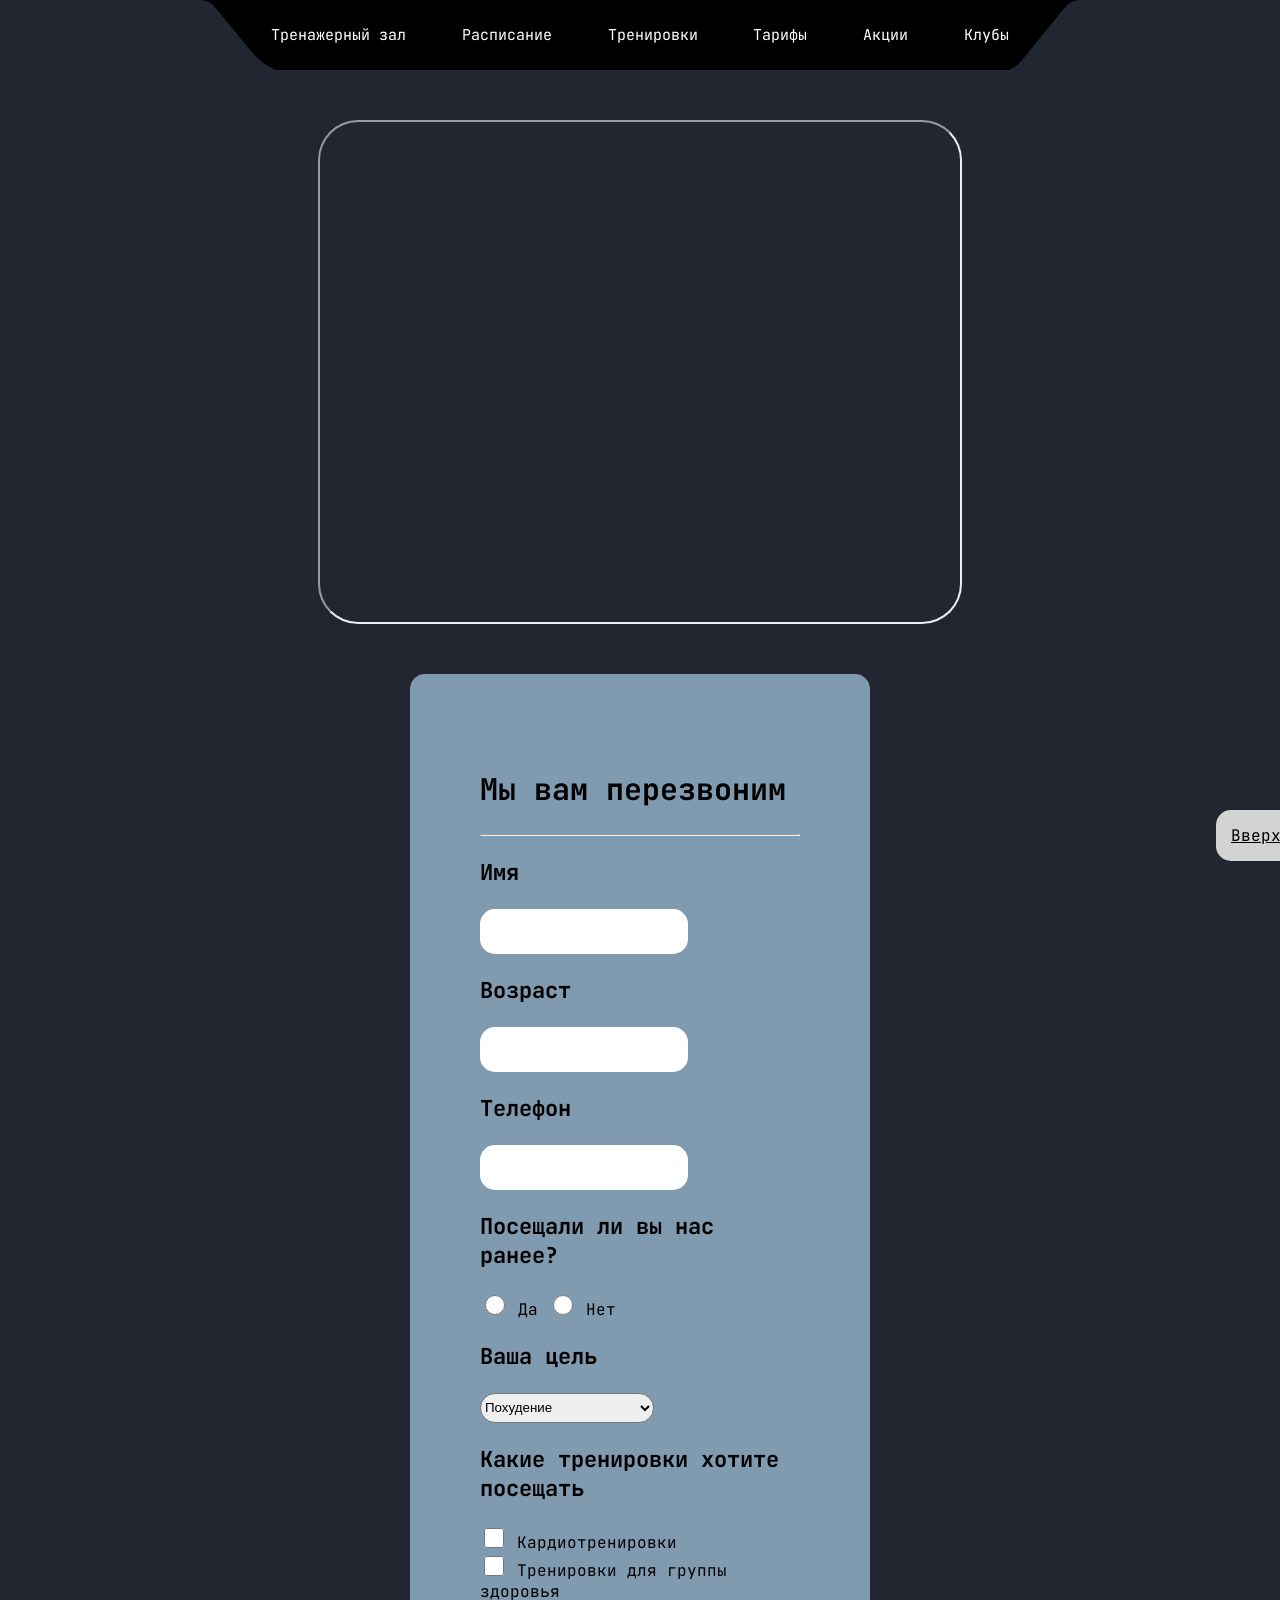
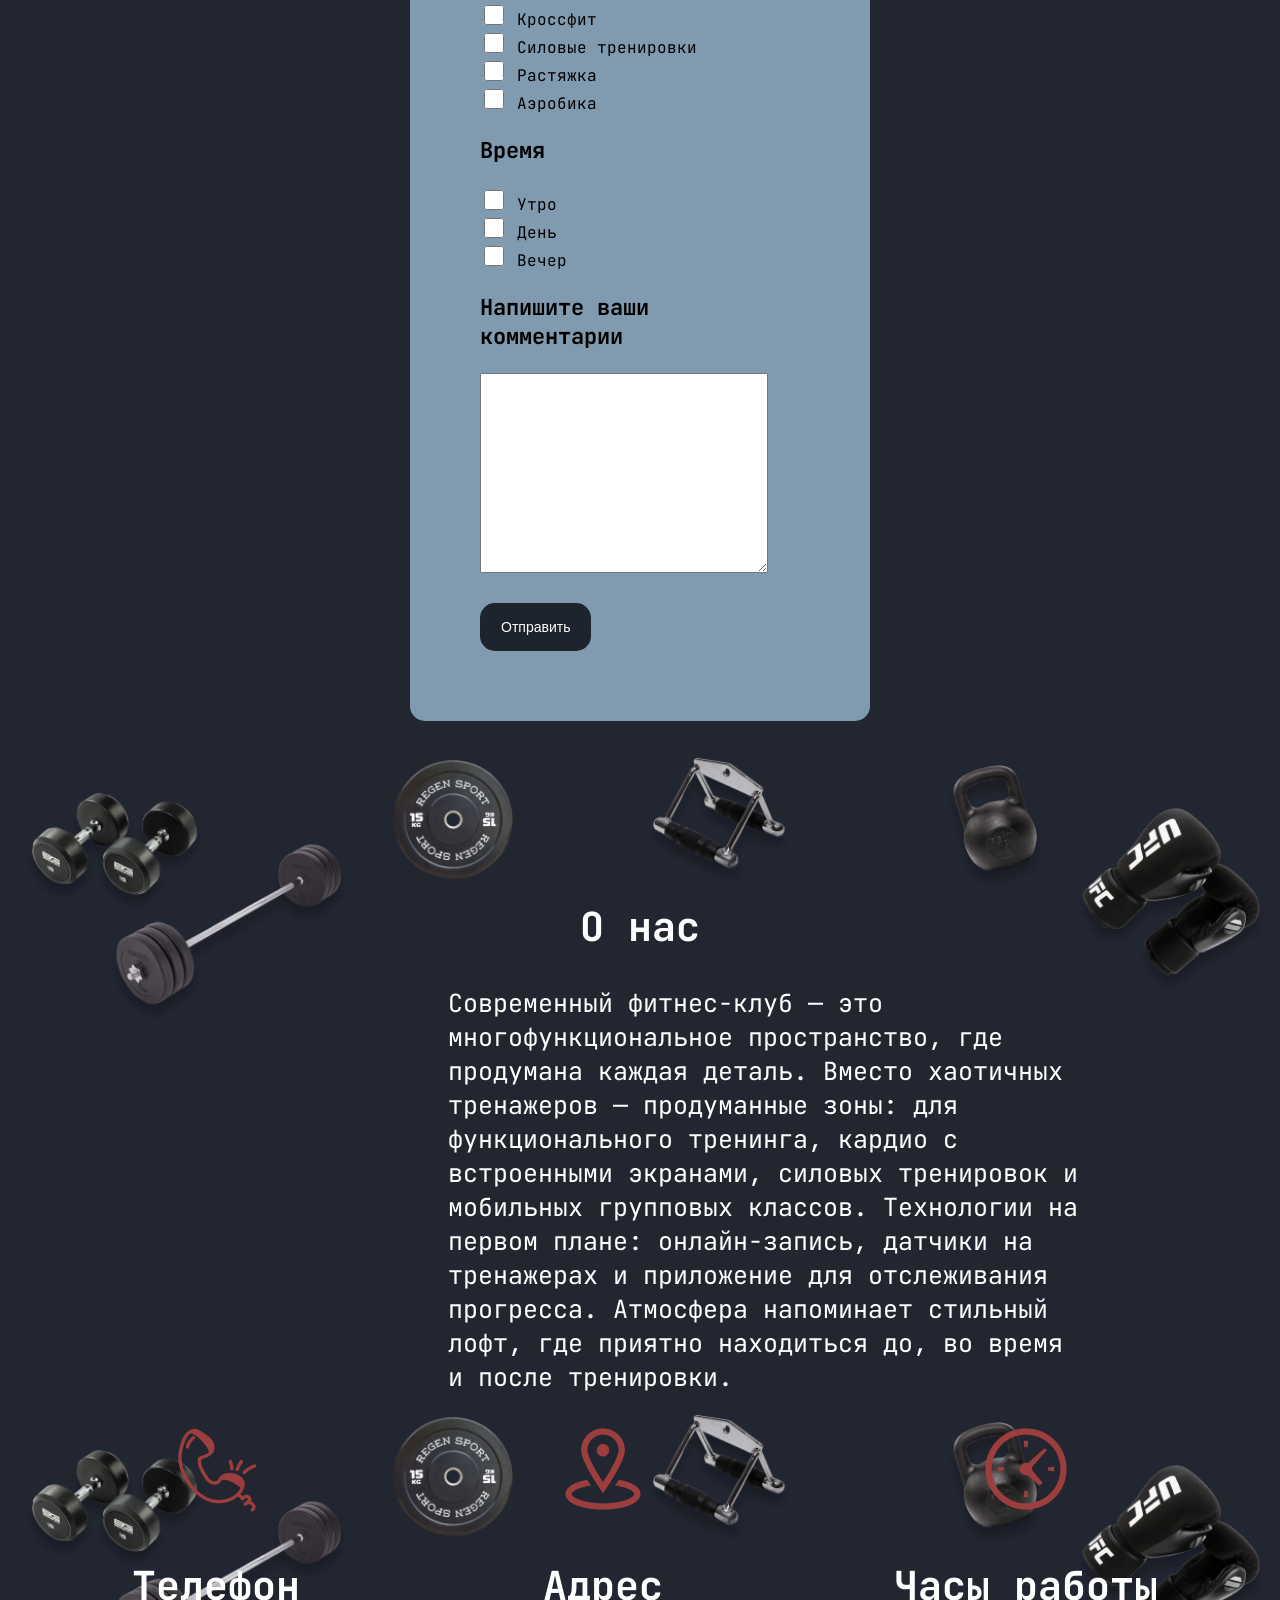
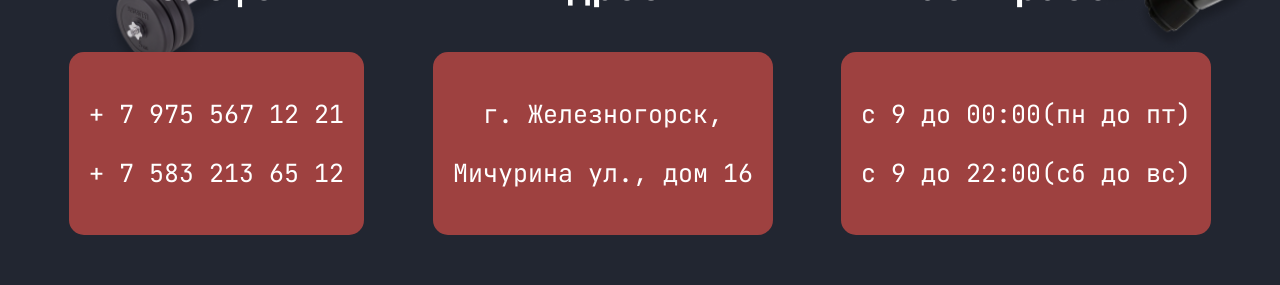
<file: club.html>
<html>
	<head>
		<link rel="stylesheet" href="style.css">
		<link rel="preconnect" href="https://fonts.googleapis.com">
		<link rel="preconnect" href="https://fonts.gstatic.com" crossorigin>
		<link href="https://fonts.googleapis.com/css2?family=JetBrains+Mono:ital,wght@0,100..800;1,100..800&display=swap" rel="stylesheet">
		<link rel="icon" type="image/x-icon" href="sup gym.png">
		<title>Sup gym </title>
		
	</head>
	<body>
		<header id="top">
			<a  href="index.html"> Тренажерный зал </a>
			<a  href="timetable.html"> Расписание </a>
			<a  href="workout.html"> Тренировки </a>
			<a  href="tariff.html"> Тарифы </a>
			<a  href="stock.html"> Акции </a>
			<a  href="club.html"> Клубы </a>
		</header>
		<main>
			<a class="up" href="#top"> Вверх </a>
			<iframe class="map" src="https://www.google.com/maps/embed?pb=!1m18!1m12!1m3!1d4759.065862832785!2d30.36544448704653!3d59.89993385301317!2m3!1f0!2f0!3f0!3m2!1i1024!2i768!4f13.1!3m3!1m2!1s0x4696303ae9626b7b%3A0x860f569443099941!2sGruzinskaya%20Ulitsa%2C%207%2C%20Sankt-Peterburg%2C%20192102!5e0!3m2!1sen!2sru!4v1775057137304!5m2!1sen!2sru" width="50%" height="500" style="border-radius:40px;" allowfullscreen="" loading="lazy" referrerpolicy="no-referrer-when-downgrade"></iframe>	
			<form>
				<h2> Мы вам перезвоним </h2>
				<hr>
				<h3>Имя</h3>
				<input type="text">
				
				<h3>Возраст</h3>
				<input type="text">
			
				<h3>Телефон</h3>
				<input type="tel">
				
				<h3>Посещали ли вы нас ранее? </h3>
				<div>
					<input type="radio" name="visit">
					<label> Да </label>
					<input type="radio" name="visit">
					<label> Нет </label>
				</div>
				
				<h3>Ваша цель </h3>
				<select name="trener">
					<option> Похудение </option>
					<option> Набор мышечной массы </option>
					<option> Поддержание здоровья </option> 
				</select>
				<h3>Какие тренировки хотите посещать </h3>
				<div>
					<input type="checkbox" name="trenerovki">
					<label for="trenerovki"> Кардиотренировки  </label> <br>
					
					<input type="checkbox" name="trenerovki">
					<label for="trenerovki"> Тренировки для группы здоровья </label> <br>
					
					<input type="checkbox" name="trenerovki">
					<label for="trenerovki"> Кроссфит  </label> <br>
					
					<input type="checkbox" name="trenerovki">
					<label for="trenerovki"> Силовые тренировки  </label> <br>
					
					
					<input type="checkbox" name="trenerovki">
					<label for="trenerovki"> Растяжка </label> <br>
					
					<input type="checkbox" name="trenerovki">
					<label for="trenerovki"> Аэробика  </label> <br>
				</div>
				<h3> Время </h3>
				<div>
					<input type="checkbox" name="time">
					<label for="time"> Утро  </label> <br>
					
					<input type="checkbox" name="time">
					<label for="time"> День  </label> <br>
						
					<input type="checkbox" name="time">
					<label for="time"> Вечер  </label> <br>
				</div>
				<h3> Напишите ваши комментарии </h3>
				<textarea> </textarea>
						<br>	
				<button> Отправить </button>
			</form>
		</main>
		<footer>
			<h2> О нас </h2>
			<p class="club"> Современный фитнес-клуб — это многофункциональное пространство, где продумана каждая деталь.
			Вместо хаотичных тренажеров — продуманные зоны: для функционального тренинга,
			кардио с встроенными экранами, силовых тренировок и мобильных групповых классов.
			Технологии на первом плане: онлайн-запись, датчики на тренажерах и приложение для отслеживания прогресса. 
			Атмосфера напоминает стильный лофт, где приятно находиться до, во время и после тренировки. </p>
			<div class="contacts"> 
				<div> 
					<img src="telephone.png">
					<h3>Телефон</h3>
					<article>
						<p> + 7 975 567 12 21 </p>
						<p> + 7 583 213 65 12 </p>
					</article>					
				</div>
				<div> 
					<img src="location 2.png">
					<h3> Адрес </h3>
					<article>
						<p> г. Железногорск,</p>
						<p> Мичурина ул., дом 16</p>
					</article>
				</div> 
				<div>
					<img src="watch.png">
					<h3> Часы работы</h3>
					<article>
						<p>с 9 до 00:00(пн до пт)</p>
						<p>с 9 до 22:00(сб до вс)</p>
					</article>
				</div>
			</div> 
		</footer>
	</body>
	
</html>
</file>
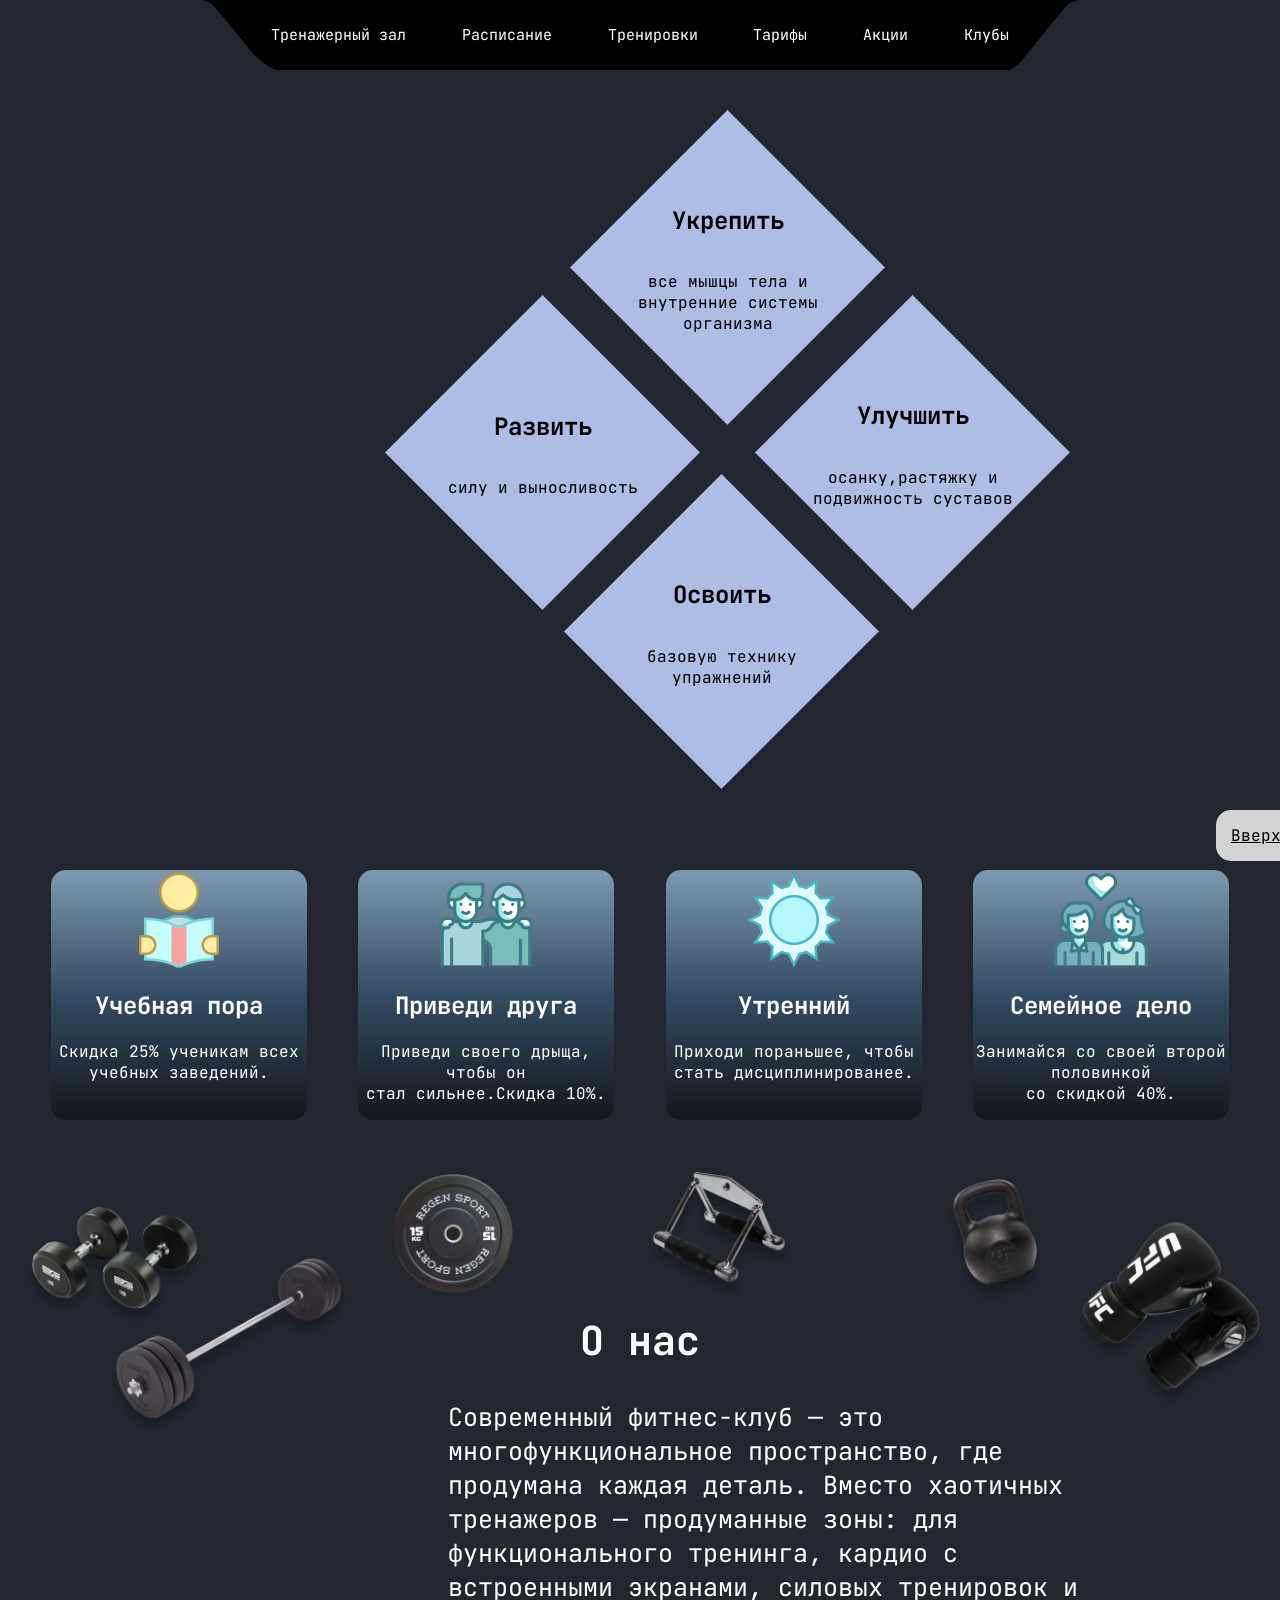
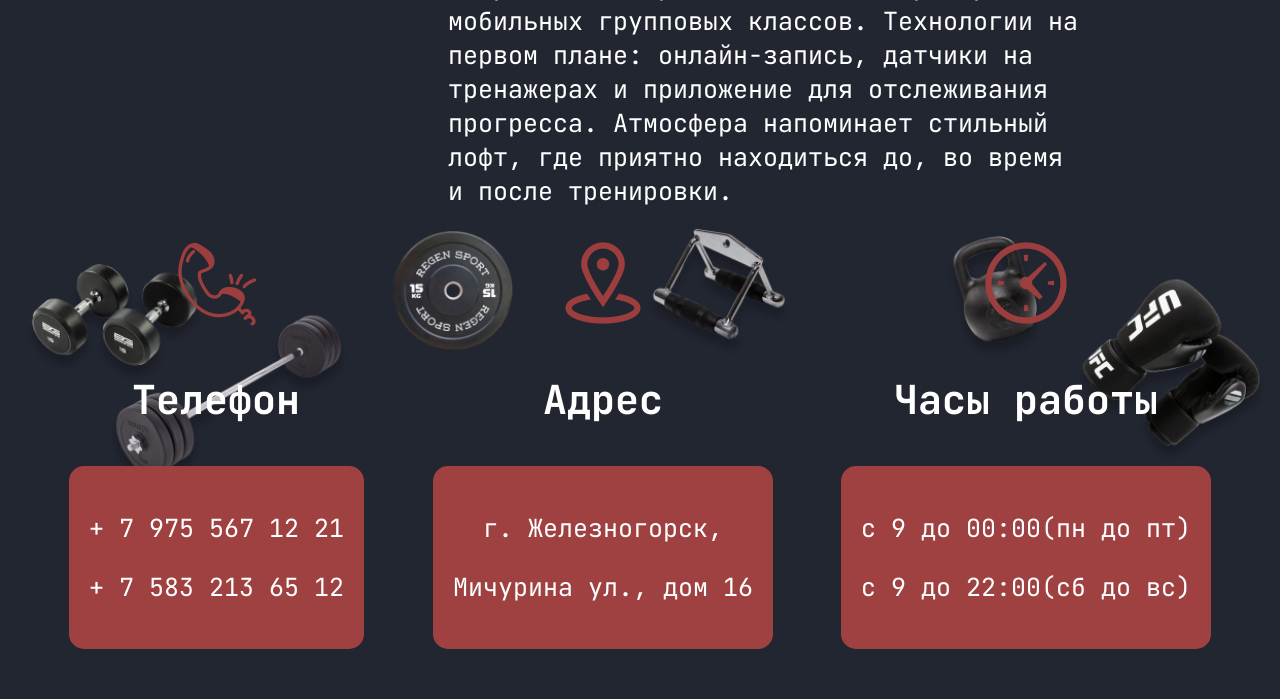
<file: stock.html>
<html>
	<head>
		<link rel="stylesheet" href="style.css">
		<link rel="preconnect" href="https://fonts.googleapis.com">
		<link rel="preconnect" href="https://fonts.gstatic.com" crossorigin>
		<link href="https://fonts.googleapis.com/css2?family=JetBrains+Mono:ital,wght@0,100..800;1,100..800&display=swap" rel="stylesheet">
		<link rel="icon" type="image/x-icon" href="sup gym.png">
		<title>Sup gym </title>
		
	</head>
	<body>
		<header id="top">
			<a  href="index.html"> Тренажерный зал </a>
			<a  href="timetable.html"> Расписание </a>
			<a  href="workout.html"> Тренировки </a>
			<a  href="tariff.html"> Тарифы </a>
			<a  href="stock.html"> Акции </a>
			<a  href="club.html"> Клубы </a>
		</header>
		<main>
			<a class="up" href="#top"> Вверх </a>
			<section class="rhombus">
				<article class="school">
					<h2> Освоить </h2>
					<p>базовую технику <br> упражнений</p>
				</article>
				
				<article class="friend">
					<h2>Развить </h2>
					<p>силу и выносливость </p>
				</article>
				
				<article class="sun">
					<h2>Укрепить</h2>
					<p>все мышцы тела и внутренние системы организма </p>
				</article>
				
				<article class="familybusiness">
					<h2>Улучшить </h2> 
					<p>осанку,растяжку и подвижность суставов </p>
				</article>
			</section>
			<section class="akcii">
				<article>
					<img src="school.png">
					<h2>Учебная пора </h2>
					<p>Скидка 25% ученикам всех учебных заведений. </p>
				</article>
				
				<article>
					<img src="friend.png">
					<h2>Приведи друга </h2>
					<p>Приведи своего дрыща, чтобы он <br> стал сильнее.Скидка 10%. </p>
				</article>
				
				<article>
					<img src="sun.png">
					<h2>Утренний </h2>
					<p>Приходи пораньшее, чтобы стать дисциплинированее. </p>
				</article>
				
				<article>
					<img src="familybusiness.png">
					<h2>Семейное дело </h2>
					<p>Занимайся со своей второй половинкой <br> со скидкой 40%. </p>
				</article>
			</section>
		</main>
		<footer>
			<h2> О нас </h2>
			<p class="club"> Современный фитнес-клуб — это многофункциональное пространство, где продумана каждая деталь.
			Вместо хаотичных тренажеров — продуманные зоны: для функционального тренинга,
			кардио с встроенными экранами, силовых тренировок и мобильных групповых классов.
			Технологии на первом плане: онлайн-запись, датчики на тренажерах и приложение для отслеживания прогресса. 
			Атмосфера напоминает стильный лофт, где приятно находиться до, во время и после тренировки. </p>
			<div class="contacts"> 
				<div> 
					<img src="telephone.png">
					<h3>Телефон</h3>
					<article>
						<p> + 7 975 567 12 21 </p>
						<p> + 7 583 213 65 12 </p>
					</article>					
				</div>
				<div> 
					<img src="location 2.png">
					<h3> Адрес </h3>
					<article>
						<p> г. Железногорск,</p>
						<p> Мичурина ул., дом 16</p>
					</article>
				</div> 
				<div>
					<img src="watch.png">
					<h3> Часы работы</h3>
					<article>
						<p>с 9 до 00:00(пн до пт)</p>
						<p>с 9 до 22:00(сб до вс)</p>
					</article>
				</div>
			</div> 
		</footer>
	</body>
</html>
</file>
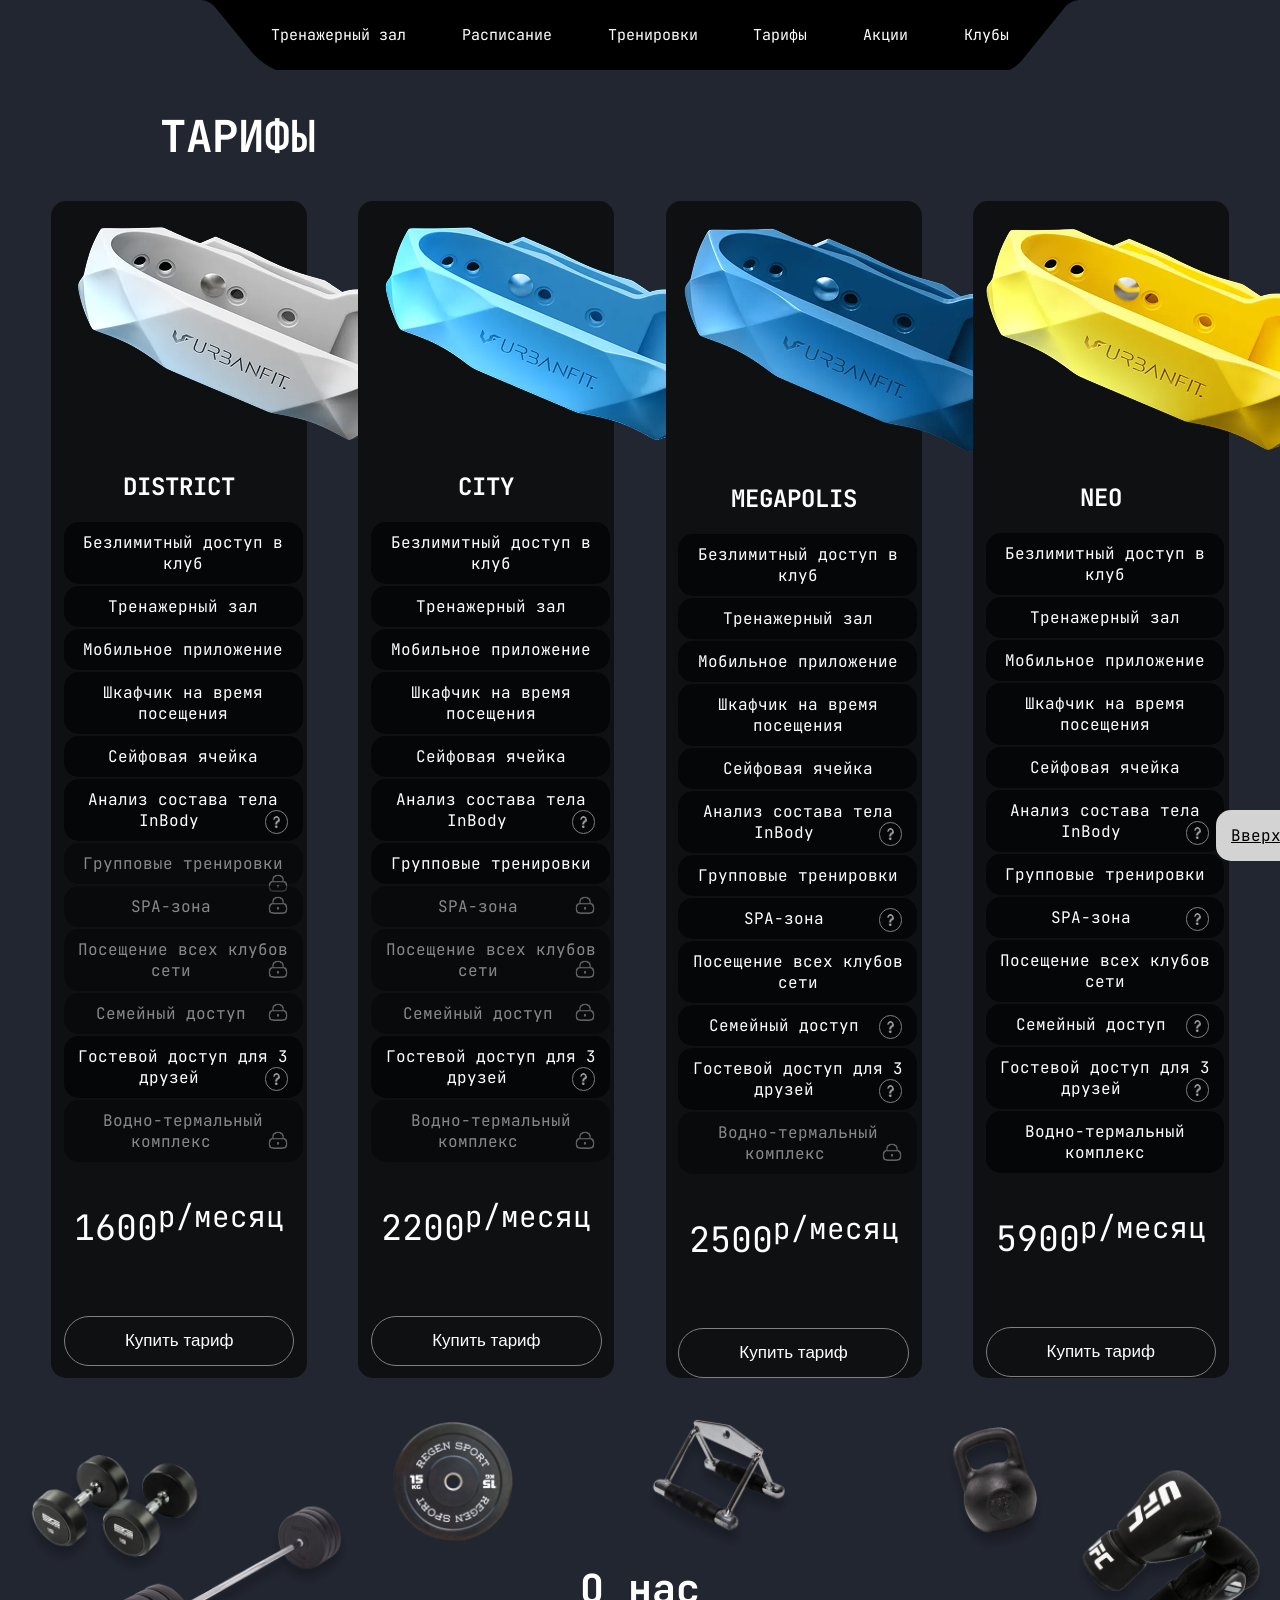
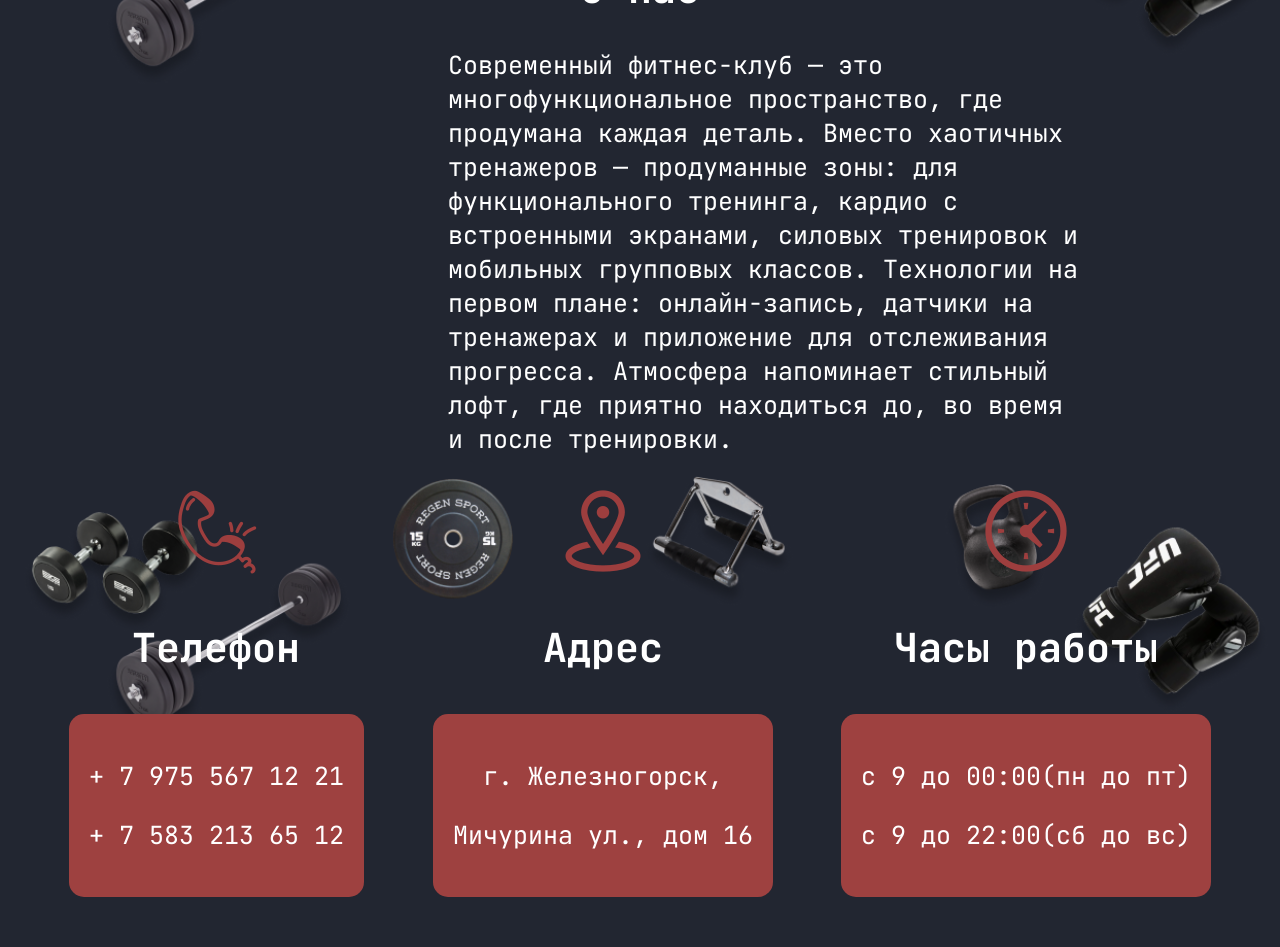
<file: tariff.html>
<html>
	<head>
		<link rel="stylesheet" href="style.css">
		<link rel="preconnect" href="https://fonts.googleapis.com">
		<link rel="preconnect" href="https://fonts.gstatic.com" crossorigin>
		<link href="https://fonts.googleapis.com/css2?family=JetBrains+Mono:ital,wght@0,100..800;1,100..800&display=swap" rel="stylesheet">
		<link rel="icon" type="image/x-icon" href="sup gym.png">
		<title>Sup gym </title>
		
	</head>
	<body>
		<header id="top">
			<a  href="index.html"> Тренажерный зал </a>
			<a  href="timetable.html"> Расписание </a>
			<a  href="workout.html"> Тренировки </a>
			<a  href="tariff.html"> Тарифы </a>
			<a  href="stock.html"> Акции </a>
			<a  href="club.html"> Клубы </a>
		</header>
		<main>
		<a class="up" href="#top"> Вверх </a>
		<h2 class="text_tariff">ТАРИФЫ</h2>
		<section class="tariff">                                                           
			<article>
				<img src="gray.png">
				<h2>DISTRICT</h2>
				<ul>
					<li> Безлимитный доступ в клуб</li>
					<li>Тренажерный зал </li>
					<li>Мобильное приложение </li>
					<li>Шкафчик на время посещения </li>
					<li>Сейфовая ячейка </li>
					<li class="info">Анализ состава тела InBody <img src="question.png"> </li>
					<li class="gray">Групповые тренировки <img src="lock.png"> </li>
					<li class="gray"> SPA-зона <img src="lock.png"> </li>
					<li class="gray"> Посещение всех клубов сети <img src="lock.png"> </li>
					<li class="gray"> Семейный доступ <img src="lock.png"> </li>
					<li class="info">Гостевой доступ для 3 друзей <img src="question.png"> </li>
					<li class="gray">Водно-термальный комплекс <img src="lock.png"> </li>
				</ul> 
				<p>1600<sup>р/месяц</sup> </p>
				<button> Купить тариф </button>
			</article>
			
			<article>
				<img src="blue.png">
				<h2>CITY</h2>
				<ul>
					<li> Безлимитный доступ в клуб</li>
					<li>Тренажерный зал </li>
					<li>Мобильное приложение </li>
					<li>Шкафчик на время посещения </li>
					<li>Сейфовая ячейка </li>
					<li class="info">Анализ состава тела InBody <img src="question.png"> </li>
					<li>Групповые тренировки </li>
					<li class="gray"> SPA-зона <img src="lock.png" </li>
					<li class="gray"> Посещение всех клубов сети <img src="lock.png"> </li>
					<li class="gray"> Семейный доступ <img src="lock.png"> </li>
					<li class="info">   Гостевой доступ для 3 друзей <img src="question.png"> </li>
					<li class="gray">Водно-термальный комплекс <img src="lock.png">  </li>
				</ul> 
				<p>2200<sup>р/месяц</sup> </p>
				<button> Купить тариф </button>
			</article>
			
			<article>
				<img src="dark blue.png">
				<h2>MEGAPOLIS</h2>
				<ul>
					<li> Безлимитный доступ в клуб</li>
					<li>Тренажерный зал </li>
					<li>Мобильное приложение </li>
					<li>Шкафчик на время посещения </li>
					<li>Сейфовая ячейка </li>
					<li class="info">Анализ состава тела InBody <img src="question.png"> </li>
					<li>Групповые тренировки </li>
					<li class="info"> SPA-зона <img src="question.png"></li>
					<li> Посещение всех клубов сети</li>
					<li class="info"> Семейный доступ <img src="question.png"></li>
					<li class="info">Гостевой доступ для 3 друзей <img src="question.png"> </li>
					<li class="gray">Водно-термальный комплекс <img src="lock.png"> </li>
				</ul> 
				<p>2500<sup>р/месяц</sup></p>
				<button> Купить тариф </button>
			</article>
			
			<article>
				<img src="yellow.png">
				<h2>NEO</h2>
				<ul>
					<li> Безлимитный доступ в клуб</li>
					<li>Тренажерный зал </li>
					<li>Мобильное приложение </li>
					<li>Шкафчик на время посещения </li>
					<li>Сейфовая ячейка </li>
					<li class="info">Анализ состава тела InBody <img src="question.png"> </li>
					<li>Групповые тренировки </li>
					<li class="info"> SPA-зона <img src="question.png"></li>
					<li> Посещение всех клубов сети</li>
					<li class="info"> Семейный доступ <img src="question.png"></li>
					<li class="info">Гостевой доступ для 3 друзей <img src="question.png"> </li>
					<li>Водно-термальный комплекс </li>
				</ul> 
				<p>5900<sup>р/месяц</sup> </p>
				<button> Купить тариф </button>
			</article>
		</section>
		</main>
		
	
	<footer>
			<h2> О нас </h2>
			<p class="club"> Современный фитнес-клуб — это многофункциональное пространство, где продумана каждая деталь.
			Вместо хаотичных тренажеров — продуманные зоны: для функционального тренинга,
			кардио с встроенными экранами, силовых тренировок и мобильных групповых классов.
			Технологии на первом плане: онлайн-запись, датчики на тренажерах и приложение для отслеживания прогресса. 
			Атмосфера напоминает стильный лофт, где приятно находиться до, во время и после тренировки. </p>
			<div class="contacts"> 
				<div> 
					<img src="telephone.png">
					<h3>Телефон</h3>
					<article>
						<p> + 7 975 567 12 21 </p>
						<p> + 7 583 213 65 12 </p>
					</article>					
				</div>
				<div> 
					<img src="location 2.png">
					<h3> Адрес </h3>
					<article>
						<p> г. Железногорск,</p>
						<p> Мичурина ул., дом 16</p>
					</article>
				</div> 
				<div>
					<img src="watch.png">
					<h3> Часы работы</h3>
					<article>
						<p>с 9 до 00:00(пн до пт)</p>
						<p>с 9 до 22:00(сб до вс)</p>
					</article>
				</div>
			</div> 
		</footer>
	</body>
</html>
</file>
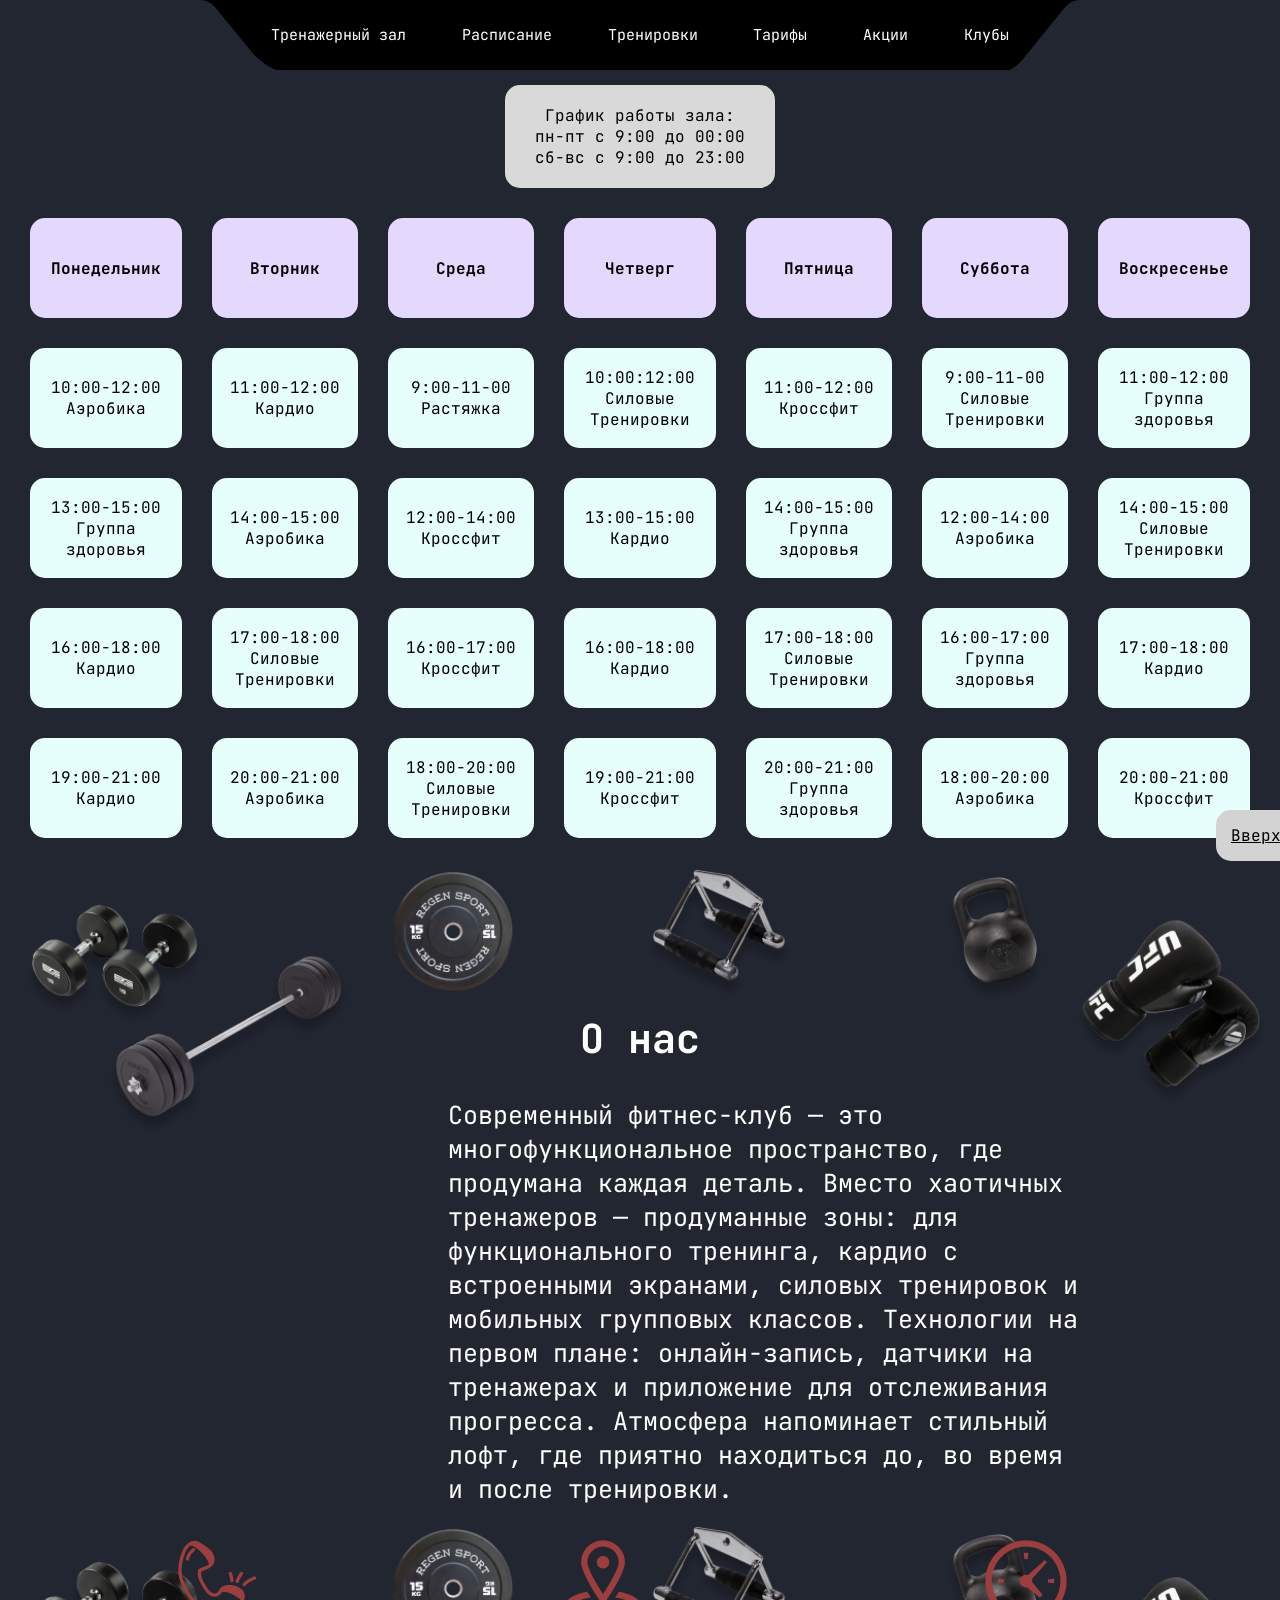
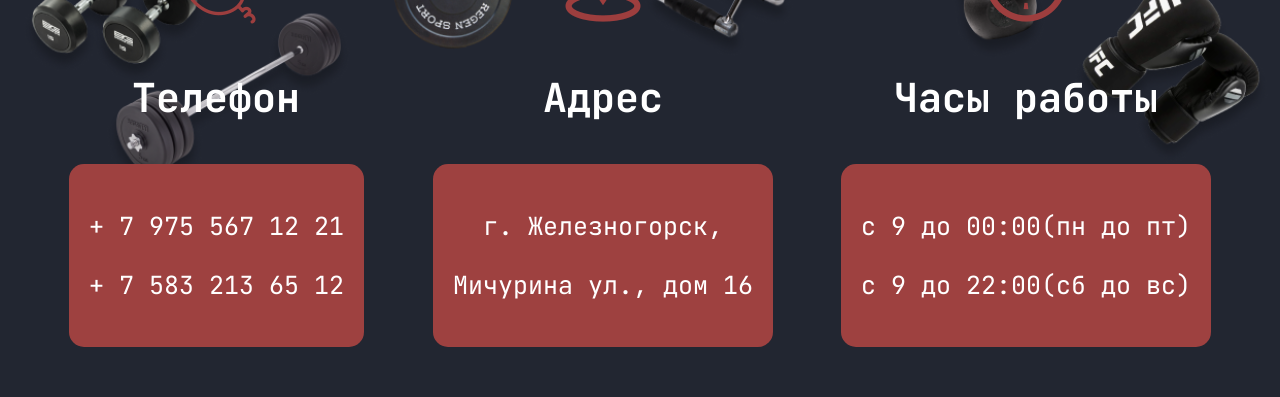
<file: timetable.html>
<html>
	<head>
		<link rel="stylesheet" href="style.css">
		<link rel="preconnect" href="https://fonts.googleapis.com">
		<link rel="preconnect" href="https://fonts.gstatic.com" crossorigin>
		<link href="https://fonts.googleapis.com/css2?family=JetBrains+Mono:ital,wght@0,100..800;1,100..800&display=swap" rel="stylesheet">
		<link rel="icon" type="image/x-icon" href="sup gym.png">
		<title>Sup gym </title>
		
	</head>
	<body>
		<header id="top">
			<a  href="index.html"> Тренажерный зал </a>
			<a  href="timetable.html"> Расписание </a>
			<a  href="workout.html"> Тренировки </a>
			<a  href="tariff.html"> Тарифы </a>
			<a  href="stock.html"> Акции </a>
			<a  href="club.html"> Клубы </a>
		</header>
		<main> 
		<a class="up" href="#top"> Вверх </a>
		    <p class="grafic">График работы зала:<br>
							пн-пт с 9:00 до 00:00<br>
							сб-вс с 9:00 до 23:00 </p>
			<table>
				<tr>
					<th>Понедельник</th>
					<th>Вторник</th>
					<th>Среда</th>
					<th>Четверг</th>
					<th>Пятница</th>
					<th>Суббота</th>
					<th>Воскресенье</th>
						
				</tr>
				<tr>
					<td>10:00-12:00<br>Аэробика</td>
					<td>11:00-12:00<br>Кардио </td>
					<td>9:00-11-00<br>Растяжка </td>
					<td>10:00:12:00<br>Силовые Тренировки</td>
					<td>11:00-12:00<br>Кроссфит</td>
					<td>9:00-11-00<br>Силовые Тренировки</td>
					<td>11:00-12:00<br>Группа здоровья</td>
				</tr>
				<tr>
					<td>13:00-15:00<br>Группа здоровья</td>
					<td>14:00-15:00<br>Аэробика</td>
					<td>12:00-14:00<br>Кроссфит</td>
					<td>13:00-15:00<br>Кардио </td>
					<td>14:00-15:00<br>Группа здоровья </td>
					<td>12:00-14:00<br>Аэробика </td>
					<td>14:00-15:00<br>Силовые Тренировки </td>
				</tr>
				<tr>
					<td>16:00-18:00<br>Кардио</td>
					<td>17:00-18:00<br>Силовые Тренировки </td>
					<td>16:00-17:00<br>Кроссфит</td>
					<td>16:00-18:00<br>Кардио</td>
					<td>17:00-18:00<br>Силовые Тренировки</td>
					<td>16:00-17:00<br>Группа здоровья </td>
					<td>17:00-18:00<br>Кардио</td>
				</tr>
				<tr>
					<td>19:00-21:00<br>Кардио</td>
					<td>20:00-21:00<br>Аэробика</td>
					<td>18:00-20:00<br>Силовые Тренировки</td>
					<td>19:00-21:00<br>Кроссфит</td>
					<td>20:00-21:00<br>Группа здоровья</td>
					<td>18:00-20:00<br>Аэробика</td>
					<td>20:00-21:00<br>Кроссфит</td>
				</tr>
			</table>
		</main>
		<footer>
			<h2> О нас </h2>
			<p class="club"> Современный фитнес-клуб — это многофункциональное пространство, где продумана каждая деталь.
			Вместо хаотичных тренажеров — продуманные зоны: для функционального тренинга,
			кардио с встроенными экранами, силовых тренировок и мобильных групповых классов.
			Технологии на первом плане: онлайн-запись, датчики на тренажерах и приложение для отслеживания прогресса. 
			Атмосфера напоминает стильный лофт, где приятно находиться до, во время и после тренировки. </p>
			<div class="contacts"> 
				<div> 
					<img src="telephone.png">
					<h3>Телефон</h3>
					<article>
						<p> + 7 975 567 12 21 </p>
						<p> + 7 583 213 65 12 </p>
					</article>					
				</div>
				<div> 
					<img src="location 2.png">
					<h3> Адрес </h3>
					<article>
						<p> г. Железногорск,</p>
						<p> Мичурина ул., дом 16</p>
					</article>
				</div> 
				<div>
					<img src="watch.png">
					<h3> Часы работы</h3>
					<article>
						<p>с 9 до 00:00(пн до пт)</p>
						<p>с 9 до 22:00(сб до вс)</p>
					</article>
				</div>
			</div> 
		</footer>
		
	</body>
</html>
</file>
<file: style.css>
body{
	font-family:"JetBrains Mono", monospace;
	margin:0;
	background-color:#222631;
}
header{
	text-align:center;
	font-size:15px;
	padding:25px 15px 25px 15px;
	width:850px;
	margin:0 auto;
    background-image:url("Vector.png");
    background-size:cover;
	display:flex;
	justify-content:space-evenly;
}
header a {
	color:white;
	text-decoration:none;
}
main{
	
}
footer{
	background-image:url("podval.png");
	background-size:100%;
	height:850px;
	padding-top:111px;
	color:white;
}
.up {
	border-radius:15px;
	background-color:#D3D3D3;
	padding:15px;
	z-index:1000;
	position:fixed;
	left:95%;
	top:90%;
	color:black
}
.start img {
	width:100%;
}
.free {
	background-color:#2A2A2A;
	padding-top:40px;
}
.free h2 {
	color:white;
	text-align:center;
	font-size:40px;
}
.free div {
	display:flex;
}
.free img {
	width:33%;
}
.free p {
	font-size:40px;
	background-color:#E9E9E9;
	padding: 40px 40px 40px 40px;
	text-align:center;
	margin-bottom:0;
	margin-top:0;
}
.team {
	display:flex;
	background-color:black;
	color:white;
	height:888px;
	margin:70px 40px 40px 40px;
	padding:80px;
}
.team img {
	height:1000px;
	position:relative;
	bottom:50px;
}
.team div {
	height:700px;
	margin-left:auto;
	margin-right:auto;
}
.team p {
	font-size: 30px;
	margin-top:300px;
	text-align:center;
	width:700px;
}
.team h2 {
	font-size: 45px;
	text-align:center;
}
.kardio {
	display:flex;
	
}
.kardio div {
	padding:40px;
	margin:55px;
}
.kardio h2 {
	font-size:40px;
}
.kardio article {
	background:linear-gradient(#DAC6BE,#A99993,#746A65);
	padding:65px;
}
.kardio div img {
	margin:55px
}
.kardio p {
	font-size:25px;
}
.spa h2 {
	padding:55px;
	background-color:#E8E2E2;
	text-align:center;
	margin:0px;
}
.spa div {
	display:flex;
	text-align:center;
}
.kartinki {
	width:50%;
}
.text {
	width:25%;
}
.spa p {
	font-size:30px;
	padding: 40px 40px 40px 40px;
	text-align:center;
}
.spa h2, h3 {
	font-size:40px;
}
.spa li {
	font-size:30px;
}
.massage {
	background-color:#D3D3D3;
}
.massage ul {
	list-style:url("oil.png");
	margin-left:30px;
	text-align:left;
}
.banya {
	background-color:#D3D3D3;
	padding:25px 25px 25px 25px;
}
.banya ul {
	list-style:url("par.png");
	margin-left:30px;
	text-align:left;
}
.zag {
	text-align:center;
	font-size:40px;
	background-color:#E8E2E2;
	padding:40px;
	margin:0px;
}
.bar {
	display:flex;
	justify-content:space-evenly;
	background-color:#D3D3D3;
}
.bar img {
	width:32%;
}
.bar div {
	width:32%;
}
.bar div img {
	width:100%;
}
.bar p {
	background-color:white;
	font-size:25px;
}
footer h2 {
	font-size:40px;
	text-align:center;
}
.contacts {
	display:flex;
	justify-content:space-evenly;
	text-align:center;
}
footer p {
	font-size:25px;
}
.club {
	width:50%;
	margin-left:35%;
}
footer article {
	background-color:#9E4140;
	padding:20px;
	margin-bottom:50px;
	color:white;
	border-radius:15px;
}
table {
	border-spacing:30px;
	text-align:center;
	margin:0 auto;
}
th {
	background-color:#E4D8FD;
}
td {
	background-color:#E6FFFC;
}
th,td {
	border-radius:15px;
	height:100px;
	width:200px;
}
.grafic {
	text-align:center;
	background-color:#D9D9D9;
	width:230px;
	padding:20px;
	border-radius:15px;
	margin:0 auto;
	margin-top:15px;
}
.workout img {
	width:100%;	
}
.workout p {
	width:33%;
	position:relative;
	left:60%;
	bottom:300px;
	background-color:rgba(255,255,255,0.6);
	border-radius:15px;
	padding:20px;
}
.tariff h2 {
	color:white;
}
.tariff ul {
	color:white;
	padding-left:5%;
}
.fon {
	background-color:#050608;
}
.text_tariff {
	margin-left:160px;
	font-size:44px;
	color:white;
}
.tariff {
	display:flex;
	justify-content:space-evenly;
	margin-bottom:40px;
}
.tariff h2 {
	text-align:center;
}
.tariff article {
	/*background-image:linear-gradient(#256493,2%,#0E1012);*/
	border-radius:15px;
	text-align:center;
	width:20%;
	background-color:#0E1012;
}
.tariff li {
	 padding:10px;
	 list-style-type:none;
	 background-color:#050608;
	 width:90%;
	 margin-top:2px;
	 border-radius:15px;
}
.tariff button {
	background-color:#0E1012;
	color:white;
	width:90%;
	height:50px;
	border-radius:30px;
	font-size:17px;
	border:1px solid gray;
}
.tariff p {
	font-size:35px;
	color:white;
}
.gray {
	opacity:0.5;
}
.fon main {
	padding:30px;
}
.gray img {
	width:20px;
	float:right;
	margin-right:5px;
}
.info img {
	width:7px;
	float:right;
	margin-right:5px;
	border:1px solid gray;
	border-radius:100px;
    padding:5px 7px;
}
.rhombus {
	display:flex;
	justify-content:center;
	padding:50px;
	height:700px;
	width:1300px;
	margin:auto;
}
.rhombus article {
	background-image:url("lavandos rhombus.png");
	width:315px;
	height:315px;
	background-position:center;
	background-size:100%;
	text-align:center;
	align-items:center;
	display:flex;
    flex-direction:column;
    justify-content:center;
	padding:25px;
    box-sizing:border-box;
}
.akcii {
	display:flex;
	justify-content:space-evenly;
}
.akcii article {
	background-color:black;
	width:20%;
	border-radius:15px;
	background-image:linear-gradient(#7E99AE,#344C63,#13161B);
	color:white;
	text-align:center;
	margin-bottom:50px;
}

.school {
    position:relative;
    top:354px;
    left:38%;
}
.friend {
    position:relative;
    top:175px;
    
}
.sun {
    position:relative;
    right:10%;
    bottom:10px;
}
.familybusiness {
    position:relative;
    top:175px;
    right:20%;
    
}
.map {
	margin:50px auto 50px auto;
	display:flex;
	justify-content:center;
}
 form h2 {
	font-size:30px;
}
form {
	background-color:#809AB0;
	width:25%;
	margin-right:auto;
	margin-left:auto;
	border-radius:15px;
	padding:70px;
	margin-bottom:35px;
}
form h3 {
	font-size:22px;
}
input {
	width:65%;
	height:45px;
	border-radius:15px;
	border:15px solid white;
	font-size:12px;
}
button {
	margin-top:30px;
	border:15px solid #1D242D;
	border-radius:15px;
	background-color:#1D242D;
	color:white;
	font-size:14px;
}
form div input {
	text-align:left;
	height:20px;
	width:20px;
}
textarea {
	width:90%;
	height:200px;
}
select,option {
	border-radius:15px;
	height:30px;
}
</file>
